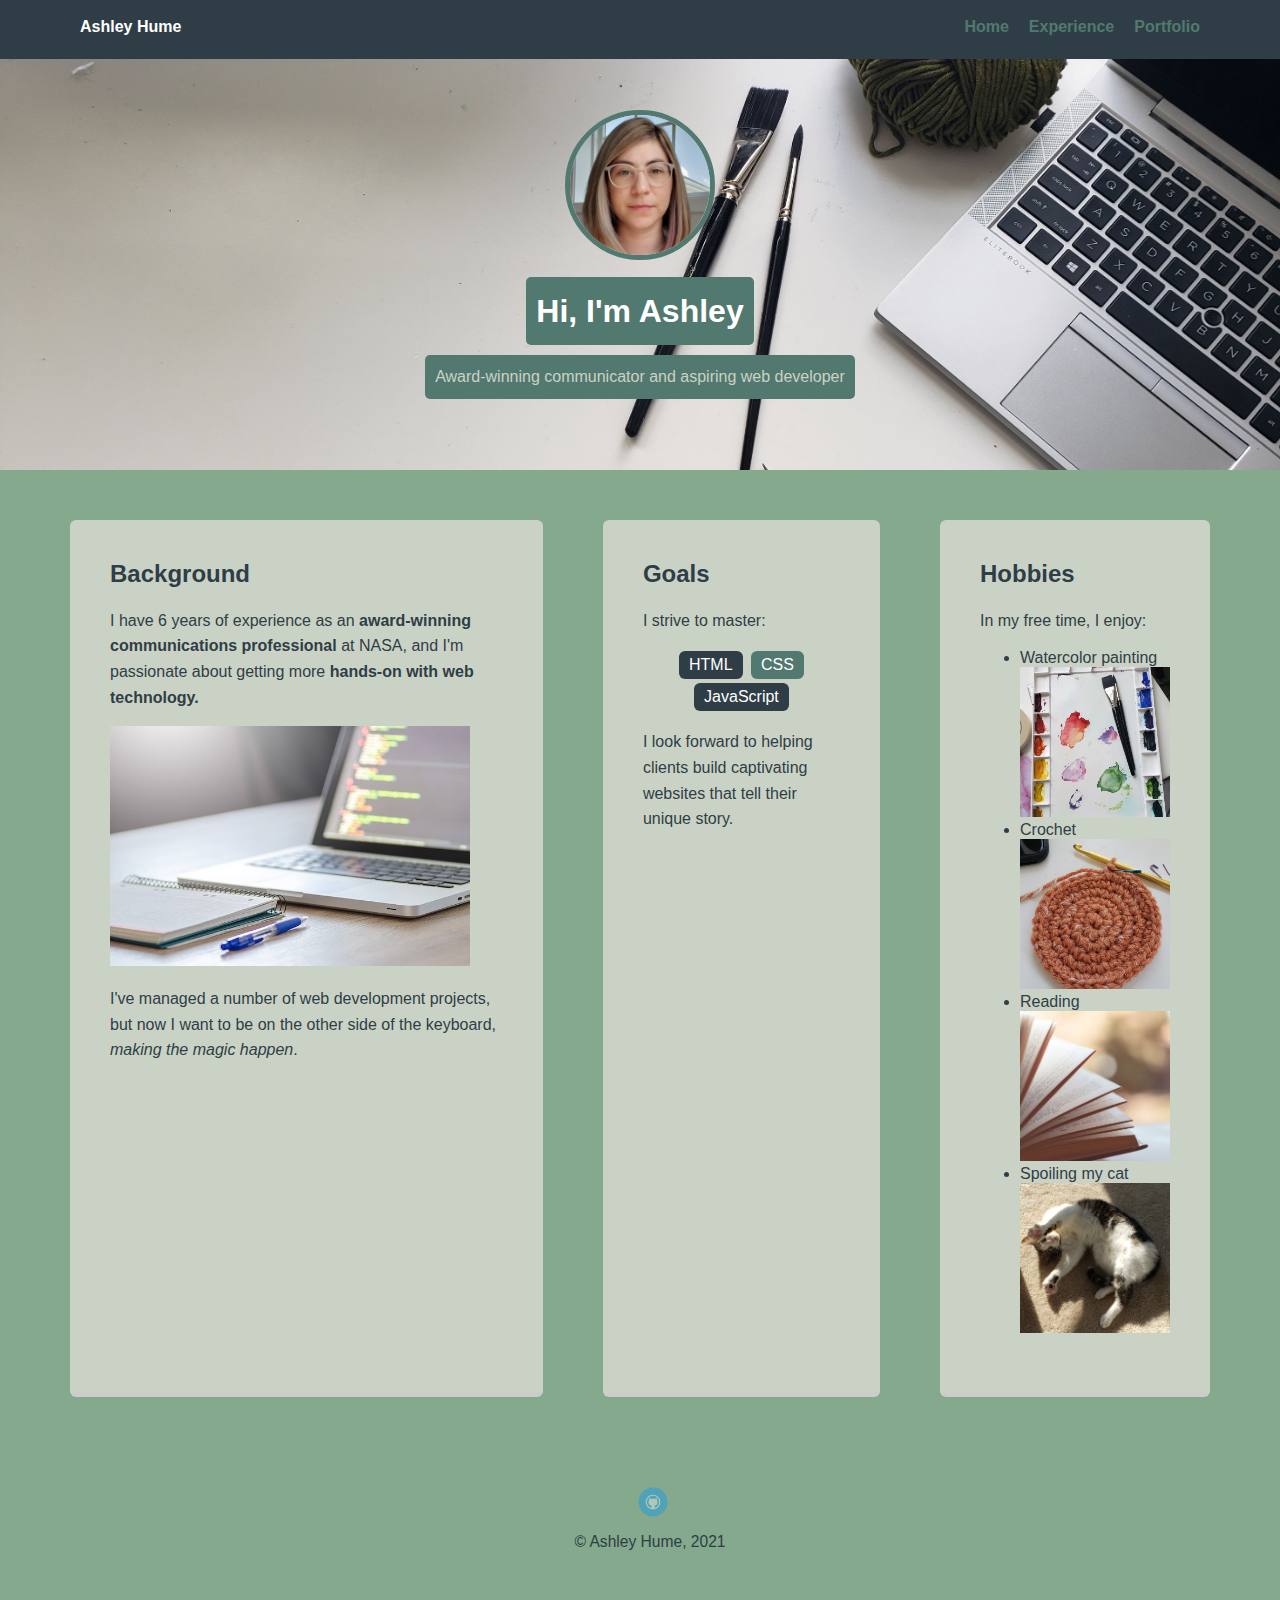
<file: index.html>
<!DOCTYPE html>
<html lang="en">
<head>
    <meta charset="UTF-8">
    <meta name="viewport" content="width=device-width, initial-scale=1.0">
    <meta http-equiv="X-UA-Compatible" content="ie=edge">
    <title>Ashley Hume, Web Developer</title>
    <link rel="stylesheet" href="styles.css">
</head>
<body>
    <header>
        <nav class="main-nav">
            <ul class="nav">
                <li class="name">Ashley Hume</li>
                <li><a href="index.html">Home</a></li>
                <li><a href="experience.html" target="blank">Experience</a></li>
                <li><a href="portfolio.html">Portfolio</a></li>
            </ul>
        </nav>
        
        <img src="images/profile-pic.jpg" alt="Photo of Ashley" class="profile-image">
        <h1 class="tag name">Hi, I'm Ashley</h1>
        <p class="tag location">Award-winning communicator and aspiring web developer</p>
        
    </header>
    
    <main class="flex">
        <section class="card">
            <h2>Background</h2>
            <p>I have 6 years of experience as an <strong>award-winning communications professional</strong> at NASA, and I'm passionate about getting more <strong>hands-on with web technology.</strong></p>
            <img src="images/coding.jpg" alt="A computer with some code" class="about-image">
            <p>I've managed a number of web development projects, but now I want to be on the other side of the keyboard, <em>making the magic happen</em>.</p>
        </section>

        <section class="card">
            <h2>Goals</h2>
            <p>I strive to master:</p>
            <ul class="skills">
                <li>HTML</li>
                <li>CSS</li>
                <li>JavaScript</li>
            </ul>

            <p>I look forward to helping clients build captivating websites that tell their unique story.</p>
        </section>

        <section class="card">
            <h2>Hobbies</h2>
            <p>In my free time, I enjoy:</p>
            <ul class="hobbies">
                <li>Watercolor painting
                    <img src="images/watercolor-palette.jpg" alt="A watercolor paint palette and brushes" class="hobby-image">
                </li>
                <li>Crochet
                    <img src="images/crochet.jpg" alt="An orange crochet circle" class="hobby-image">
                </li>
                <li>Reading
                    <img src="images/book.jpg" alt="An open book" class="hobby-image">
                </li>
                <li>Spoiling my cat
                    <img src="images/fritz.jpg" alt="A white and tabby cat looking up" class="hobby-image">
                </li>
            </ul>
        </section>

    </main>
    <footer>
        <ul class="social">
            <li><a href="https://github.com/ahume131" class="social github">GitHub</a></li>
        </ul>
        <p class="copyright">&copy; Ashley Hume, 2021</p>
    </footer>
</body>
</html>
</file>
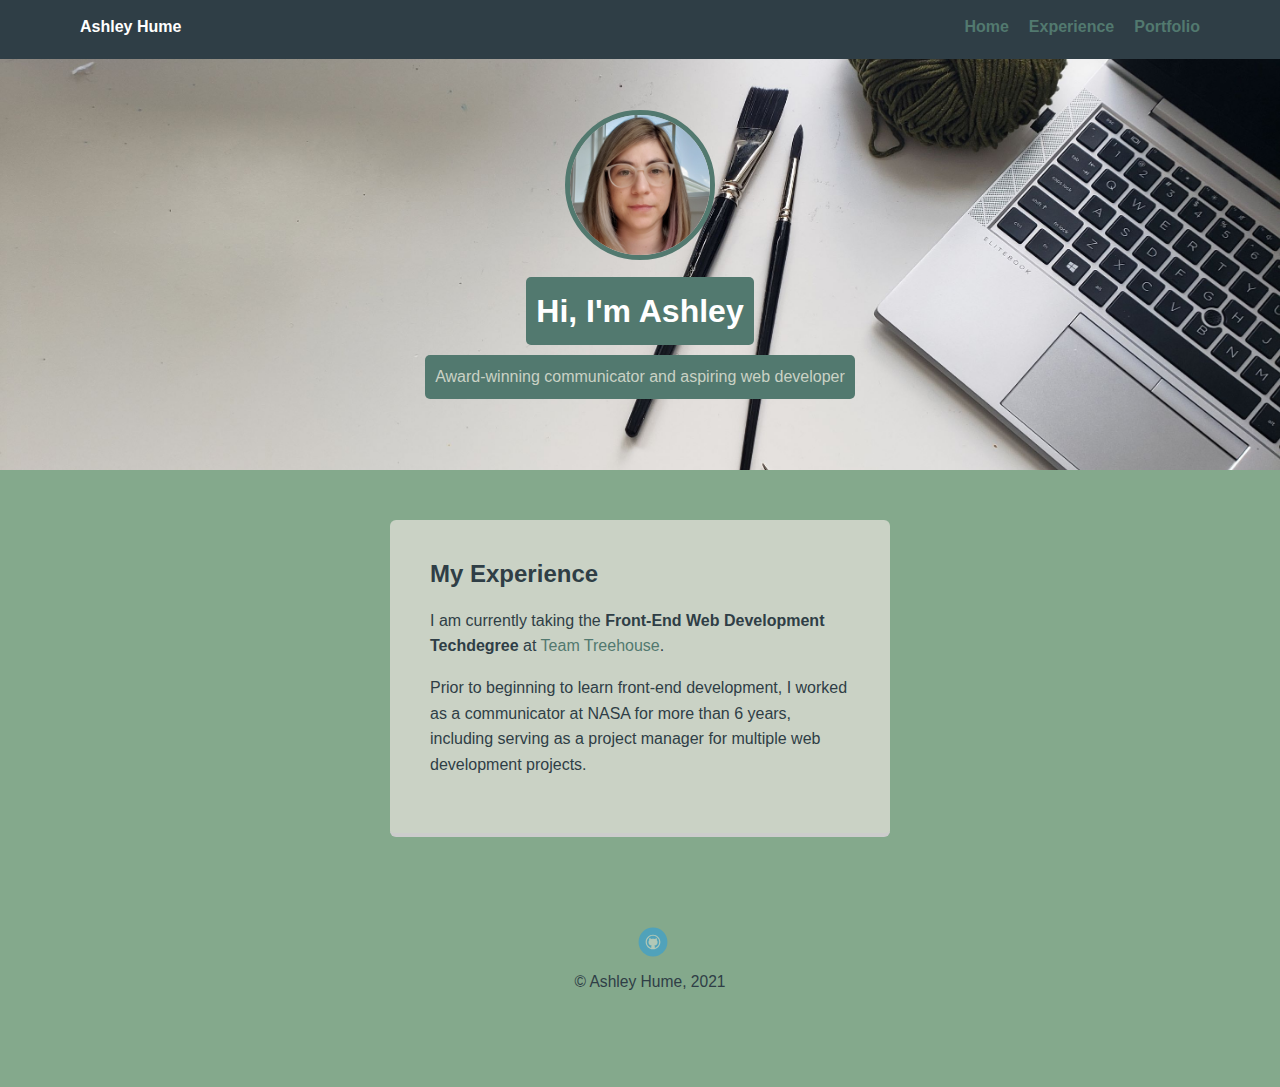
<file: experience.html>
<!DOCTYPE html>
<html lang="en">
<head>
    <meta charset="UTF-8">
    <meta name="viewport" content="width=device-width, initial-scale=1.0">
    <meta http-equiv="X-UA-Compatible" content="ie=edge">
    <title>Ashley Hume, Web Developer</title>
    <link rel="stylesheet" href="styles.css">
</head>
<body>
    <header>
        <nav class="main-nav">
            <ul class="nav">
                <li class="name">Ashley Hume</li>
                <li><a href="index.html">Home</a></li>
                <li><a href="experience.html" target="blank">Experience</a></li>
                <li><a href="portfolio.html">Portfolio</a></li>
            </ul>
        </nav>
        
        <img src="images/profile-pic.jpg" alt="Photo of Ashley" class="profile-image">
        <h1 class="tag name">Hi, I'm Ashley</h1>
        <p class="tag location">Award-winning communicator and aspiring web developer</p>
        
    </header>
    
    <main class="flex">
        <section class="card">
            <h2>My Experience</h2>
            <p>I am currently taking the <strong>Front-End Web Development Techdegree</strong> at <a href="https://teamtreehouse.com/" target="blank">Team Treehouse</a>.</p>
            <p>Prior to beginning to learn front-end development, I worked as a communicator at NASA for more than 6 years, including serving as a project manager for multiple web development projects.</p>
        </section>

    </main>
    <footer>
        <ul class="social">
            <li><a href="https://github.com/ahume131" class="social github">GitHub</a></li>
        </ul>
        <p class="copyright">&copy; Ashley Hume, 2021</p>
    </footer>
</body>
</html>
</file>
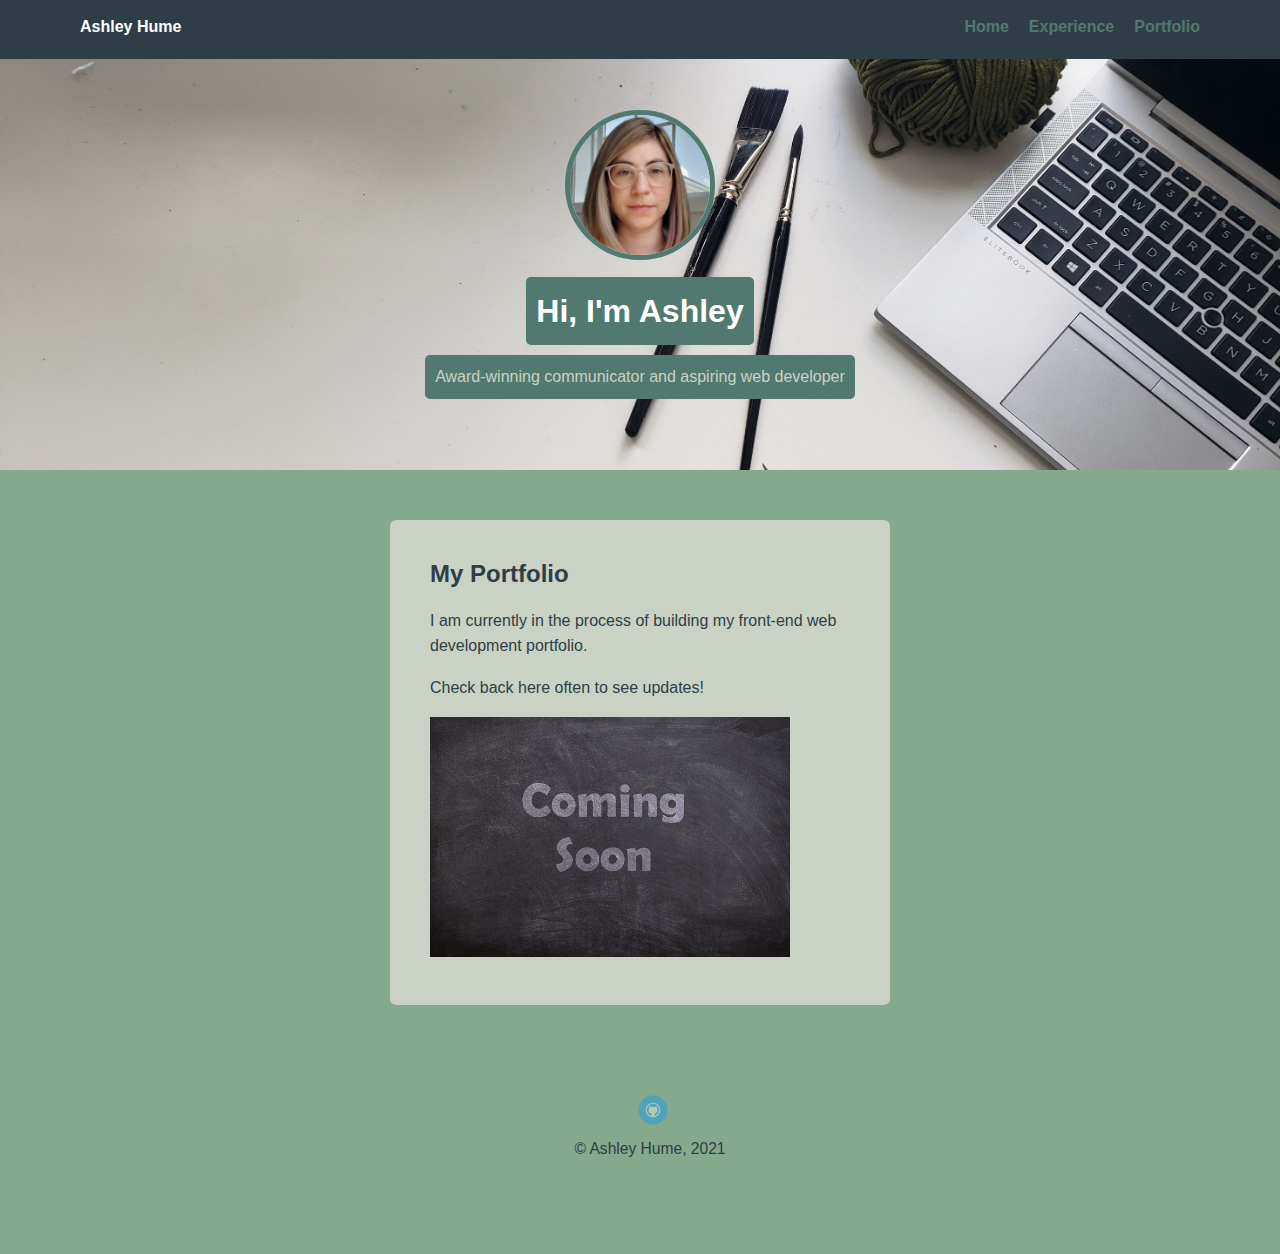
<file: portfolio.html>
<!DOCTYPE html>
<html lang="en">
<head>
    <meta charset="UTF-8">
    <meta name="viewport" content="width=device-width, initial-scale=1.0">
    <meta http-equiv="X-UA-Compatible" content="ie=edge">
    <title>Ashley Hume, Web Developer</title>
    <link rel="stylesheet" href="styles.css">
</head>
<body>
    <header>
        <nav class="main-nav">
            <ul class="nav">
                <li class="name">Ashley Hume</li>
                <li><a href="index.html">Home</a></li>
                <li><a href="experience.html" target="blank">Experience</a></li>
                <li><a href="portfolio.html">Portfolio</a></li>
            </ul>
        </nav>
        
        <img src="images/profile-pic.jpg" alt="Photo of Ashley" class="profile-image">
        <h1 class="tag name">Hi, I'm Ashley</h1>
        <p class="tag location">Award-winning communicator and aspiring web developer</p>
        
    </header>
    
    <main class="flex">
        <section class="card">
            <h2>My Portfolio</h2>
            <p>I am currently in the process of building my front-end web development portfolio.</p>
            <p>Check back here often to see updates!</p>
            <img src="images/coming-soon.jpg" alt="A black chalkboard with the words Coming Soon" class="coming-soon-image">
        </section>

    </main>
    <footer>
        <ul class="social">
            <li><a href="https://github.com/ahume131" class="social github">GitHub</a></li>
        </ul>
        <p class="copyright">&copy; Ashley Hume, 2021</p>
    </footer>
</body>
</html>
</file>
<file: styles.css>
/* Global Layout Set-up */
* { 
  box-sizing: border-box;
}
  
body {
  margin: 0;
  padding: 0;
  text-align: center;
  font-family: 'Roboto', sans-serif;
  color: #2f3e46;
  background: #84a98c;
}
/* Link Styles */

a {
  text-decoration: none;
  color: #52796f;
}
a:hover {
  color: #cad2c5;
}

/* Section Styles */

.main-nav {
  width: 100%;
  background:#2f3e46;
  min-height: 30px;
  padding: 10px;
  position: fixed;
  top: 0;
  text-align: center;
}
.nav {
  display: flex;
  justify-content: space-around;
  font-weight: 700;
  list-style-type: none;
  margin: 0 auto;
  padding: 0;
}

.nav .name {
    display: block;
    margin-right: auto;
    color: white;
}
.nav li {
  padding: 5px 10px 10px 10px;
}
.nav a {
  transition: all .5s;
}
.nav a:hover {
  color: white
}

header {
  text-align: center;
  background: url('images/workspace.jpg') no-repeat top center ;
  background-size: cover;
  overflow: hidden;
  padding-top: 60px;
}
header {
  line-height: 1.5;
}
header .profile-image {
  margin-top: 50px;
  width: 150px;
  height: 150px;
  border-radius: 50%;
  border: 5px solid #52796f;
  transition: all .5s;
}
header .profile-image:hover {
  transform: scale(1.2) rotate(10deg);
}
.tag {
  background-color: #52796f;
  color: white;
  padding: 10px;
  border-radius: 5px;
  display: table;
  margin: 10px auto;
} 
.location {
  background-color: #52796f;
  color: #cad2c5;
}
.card {
  margin: 30px;
  padding: 20px 40px 40px;
  max-width: 500px;
  text-align: left;
  background:#cad2c5;
  border-bottom: 4px solid #ccc;
  border-radius: 6px;
  transition: all .5s;
}
.card:hover {
  border-color: #cad2c5;
}

.about-image {
  width: 360px;
  height: 240px;
}

ul.skills {
  padding: 0;
  text-align: center;
}

.skills li {
  border-radius: 6px;
  display: inline-block;
  background: #52796f;
  color: white;
  padding: 5px 10px;
  margin: 2px;
}

.skills li:nth-child(odd) {
  background: #2f3e46;
}

.hobby-image {
  width: 150px;
  height: 150px;
}

.coming-soon-image {
  width: 360px;
  height: 240px;
}

footer {
  width: 100%;
  min-height: 30px;
  padding: 20px 0 40px 20px;
}

footer .copyright {
  top: -8px;
  font-size: .75em;
}

footer ul {
  list-style-type: none;
  margin: 0;
  padding: 0;
}

footer ul li {
  display: inline-block;
}

a.social {
  display: inline-block;
  text-indent: -9999px;
  margin-left: 5px;
  width: 30px;
  height: 30px;
  background-size: 30px 30px;
  opacity: .4;
  transition: all .5s;
}

a.github {
  background-image: url(images/github.svg);
}
a.social:hover {
  opacity: 1;
}
.clearfix {
  clear: both;
}

/* Styles for larger screens */
@media screen and (min-width: 720px) {
  
  .flex {
      display: -ms-flexbox;      /* TWEENER - IE 10 */
      display: flex; 
      max-width: 1200px;
      -ms-flex-pack: distribute;
      justify-content: space-around;
      margin: 0 auto;
  }

  header {
    min-height: 470px;
  }

  .nav {
    max-width: 1200px;
    padding: 0 30px;
  }


  main {
    padding-top: 20px;
  }

  main p {
    line-height: 1.6em;
  }

  footer {
    font-size: 1.3em;
    max-width: 1200px;
    margin: 40px auto;
  }

}
</file>
